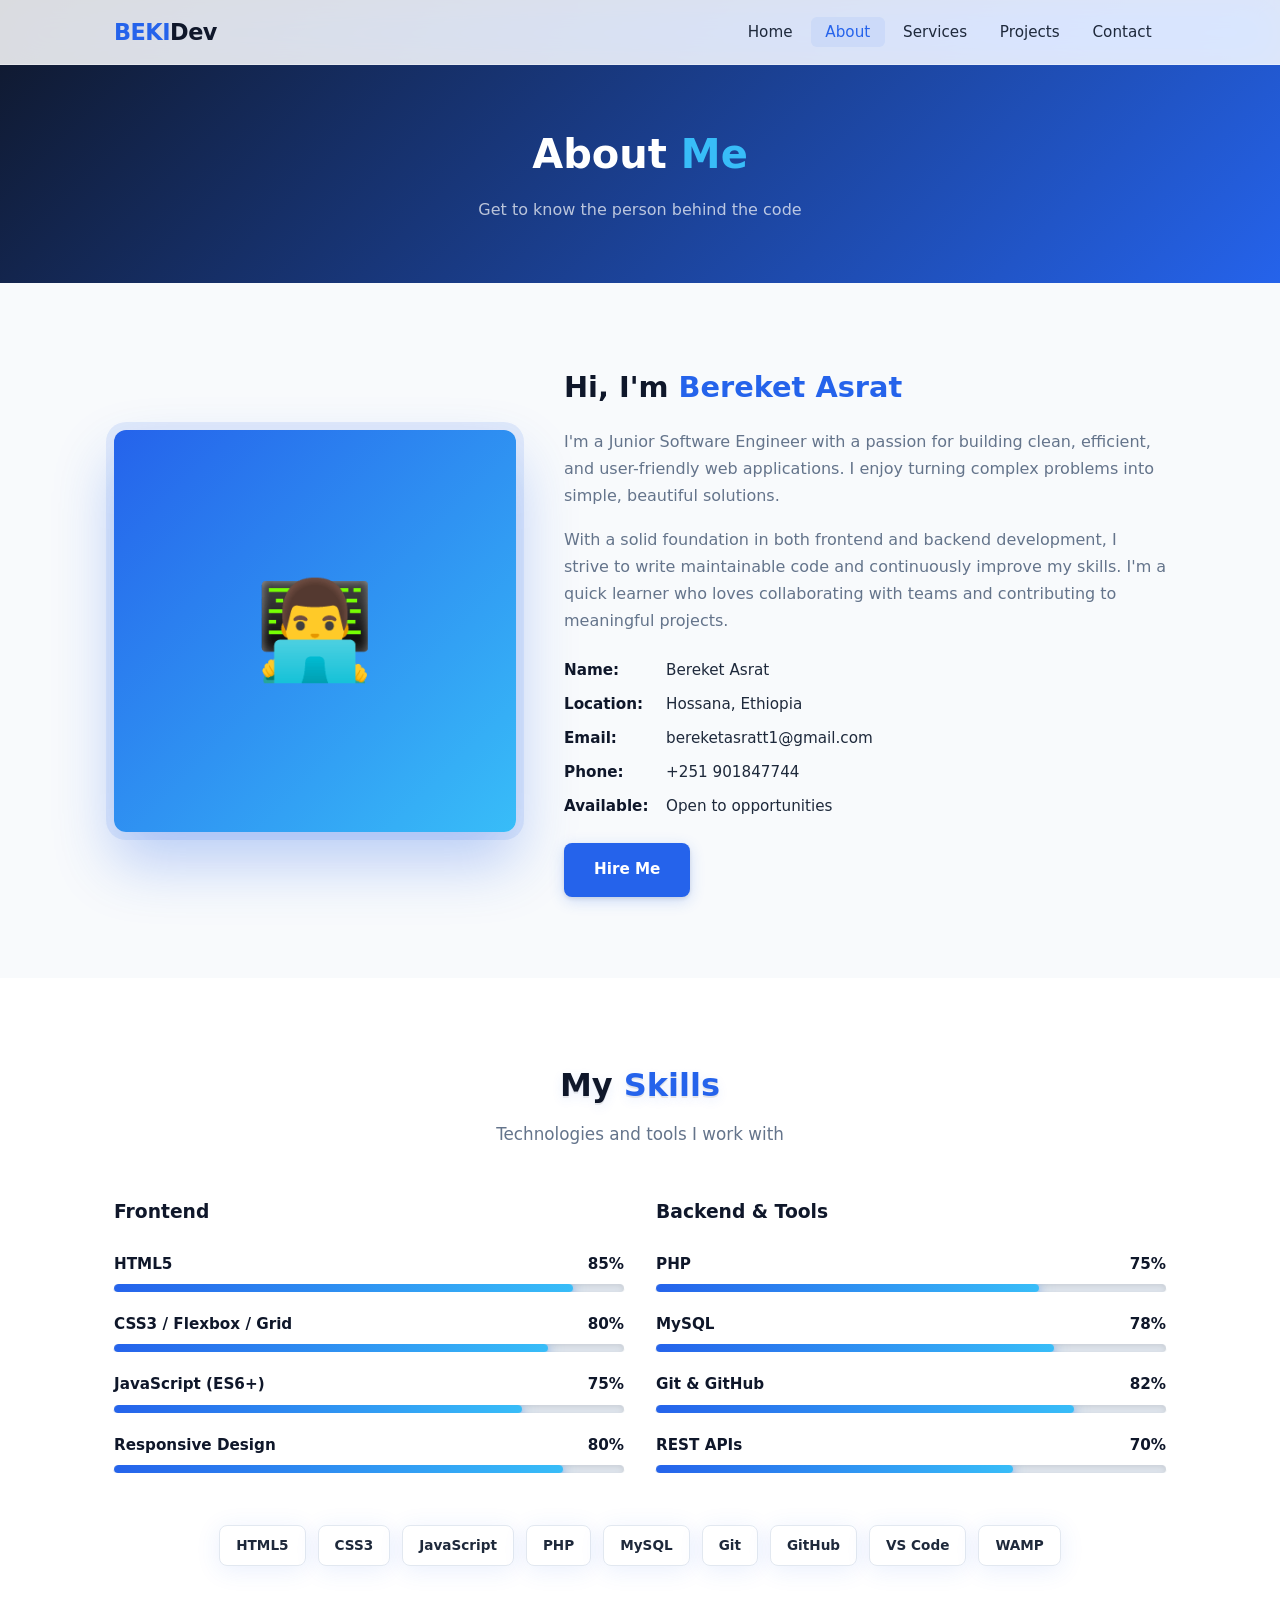
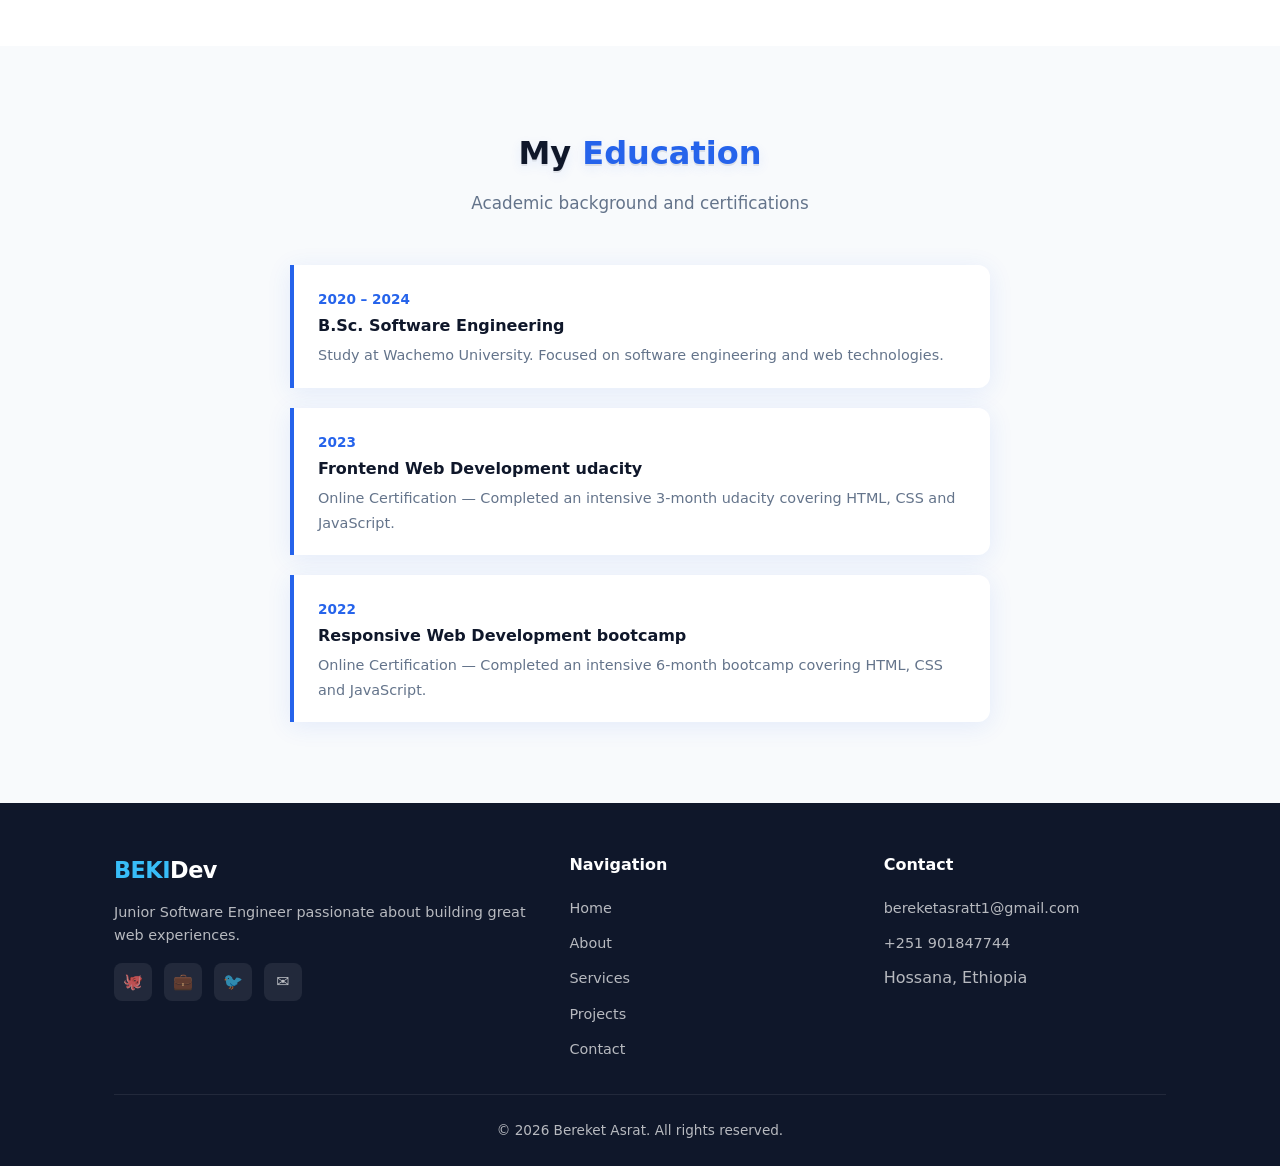
<file: portfolio/about.html>
<!DOCTYPE html>
<html lang="en">
<head>
  <meta charset="UTF-8" />
  <meta name="viewport" content="width=device-width, initial-scale=1.0" />
  <title>About | BEKI Dev</title>
  <meta name="description" content="Learn about Bereket Asrat — his skills, education, and background as a Junior Software Engineer." />
  <link rel="icon" href="favicon.ico" type="image/x-icon" />
  <link rel="stylesheet" href="css/style.css" />
  <link rel="stylesheet" href="css/style-3d.css" />
</head>
<body>

  <!-- ===== NAVBAR ===== -->
  <nav class="navbar">
    <div class="container nav-inner">
      <a href="index.html" class="nav-logo">BEKI<span>Dev</span></a>
      <ul class="nav-links">
        <li><a href="index.html">Home</a></li>
        <li><a href="about.html">About</a></li>
        <li><a href="services.html">Services</a></li>
        <li><a href="projects.html">Projects</a></li>
        <li><a href="contact.html">Contact</a></li>
      </ul>
      <div class="nav-toggle" aria-label="Toggle menu">
        <span></span><span></span><span></span>
      </div>
    </div>
  </nav>

  <!-- ===== PAGE HEADER ===== -->
  <div style="background:linear-gradient(135deg,#0f172a,#2563eb);padding:120px 0 60px;color:white;text-align:center;">
    <div class="container">
      <h1 style="font-size:2.5rem;font-weight:800;margin-bottom:0.5rem;">About <span style="color:#38bdf8;">Me</span></h1>
      <p style="color:rgba(255,255,255,0.7);">Get to know the person behind the code</p>
    </div>
  </div>

  <!-- ===== ABOUT SECTION ===== -->
  <section class="section">
    <div class="container">
      <div class="about-grid">

        <!-- Profile image placeholder -->
        <div class="about-img-wrap fade-up">
          <div class="about-img-placeholder">👨‍💻</div>
        </div>

        <!-- Bio text -->
        <div class="about-text fade-up">
          <h2>Hi, I'm <span class="highlight">Bereket Asrat</span></h2>
          <p>
            I'm a Junior Software Engineer with a passion for building clean, efficient, and user-friendly
            web applications. I enjoy turning complex problems into simple, beautiful solutions.
          </p>
          <p>
            With a solid foundation in both frontend and backend development, I strive to write
            maintainable code and continuously improve my skills. I'm a quick learner who loves
            collaborating with teams and contributing to meaningful projects.
          </p>

          <!-- Quick info list -->
          <ul class="about-info">
            <li><strong>Name:</strong> Bereket Asrat</li>
            <li><strong>Location:</strong> Hossana, Ethiopia</li>
            <li><strong>Email:</strong> bereketasratt1@gmail.com</li>
            <li><strong>Phone:</strong> +251 901847744</li>
            <li><strong>Available:</strong> Open to opportunities</li>
          </ul>

          <a href="contact.html" class="btn btn-primary">Hire Me</a>
        </div>
      </div>
    </div>
  </section>

  <!-- ===== SKILLS SECTION ===== -->
  <section class="section" id="skills" style="background:var(--white);">
    <div class="container">
      <h2 class="section-title">My <span class="highlight">Skills</span></h2>
      <p class="section-subtitle">Technologies and tools I work with</p>

      <div class="skills-grid">

        <!-- Left column: skill bars -->
        <div class="fade-up">
          <h3 style="margin-bottom:1.5rem;color:var(--secondary);">Frontend</h3>

          <div class="skill-item">
            <div class="skill-header"><span>HTML5</span><span>85%</span></div>
            <div class="skill-bar"><div class="skill-fill" data-width="90%"></div></div>
          </div>

          <div class="skill-item">
            <div class="skill-header"><span>CSS3 / Flexbox / Grid</span><span>80%</span></div>
            <div class="skill-bar"><div class="skill-fill" data-width="85%"></div></div>
          </div>

          <div class="skill-item">
            <div class="skill-header"><span>JavaScript (ES6+)</span><span>75%</span></div>
            <div class="skill-bar"><div class="skill-fill" data-width="80%"></div></div>
          </div>

          <div class="skill-item">
            <div class="skill-header"><span>Responsive Design</span><span>80%</span></div>
            <div class="skill-bar"><div class="skill-fill" data-width="88%"></div></div>
          </div>
        </div>

        <!-- Right column: skill bars -->
        <div class="fade-up">
          <h3 style="margin-bottom:1.5rem;color:var(--secondary);">Backend & Tools</h3>

          <div class="skill-item">
            <div class="skill-header"><span>PHP</span><span>75%</span></div>
            <div class="skill-bar"><div class="skill-fill" data-width="75%"></div></div>
          </div>

          <div class="skill-item">
            <div class="skill-header"><span>MySQL</span><span>78%</span></div>
            <div class="skill-bar"><div class="skill-fill" data-width="78%"></div></div>
          </div>

          <div class="skill-item">
            <div class="skill-header"><span>Git & GitHub</span><span>82%</span></div>
            <div class="skill-bar"><div class="skill-fill" data-width="82%"></div></div>
          </div>

          <div class="skill-item">
            <div class="skill-header"><span>REST APIs</span><span>70%</span></div>
            <div class="skill-bar"><div class="skill-fill" data-width="70%"></div></div>
          </div>
        </div>
      </div>

      <!-- Tech badges -->
      <div class="tech-icons fade-up">
        <span class="tech-badge">HTML5</span>
        <span class="tech-badge">CSS3</span>
        <span class="tech-badge">JavaScript</span>
        <span class="tech-badge">PHP</span>
        <span class="tech-badge">MySQL</span>
        <span class="tech-badge">Git</span>
        <span class="tech-badge">GitHub</span>
        <span class="tech-badge">VS Code</span>
        <span class="tech-badge">WAMP</span>
      </div>
    </div>
  </section>

  <!-- ===== EDUCATION SECTION ===== -->
  <section class="section">
    <div class="container">
      <h2 class="section-title">My <span class="highlight">Education</span></h2>
      <p class="section-subtitle">Academic background and certifications</p>

      <div class="education-list" style="max-width:700px;margin:0 auto;">

        <div class="edu-card fade-up">
          <span>2020 – 2024</span>
          <h4>B.Sc. Software Engineering</h4>
          <p>Study at Wachemo University. Focused on software engineering and web technologies.</p>
        </div>

        <div class="edu-card fade-up">
          <span>2023</span>
          <h4>Frontend Web Development udacity</h4>
          <p>Online Certification — Completed an intensive 3-month udacity covering HTML, CSS and JavaScript.</p>
        </div>

        <div class="edu-card fade-up">
          <span>2022</span>
          <h4>Responsive Web Development bootcamp</h4>
          <p>Online Certification — Completed an intensive 6-month bootcamp covering HTML, CSS and JavaScript.</p>
        </div>

      </div>
    </div>
  </section>

  <!-- ===== FOOTER ===== -->
  <footer class="footer">
    <div class="container">
      <div class="footer-grid">
        <div class="footer-brand">
          <div class="nav-logo">BEKI<span style="color:white">Dev</span></div>
          <p>Junior Software Engineer passionate about building great web experiences.</p>
          <div class="social-links">
            <a href="https://github.com/bereketasrat" class="social-link" aria-label="GitHub">🐙</a>
            <a href="https://www.linkedin.com/in/#" class="social-link" aria-label="LinkedIn">💼</a>
            <a href="https://t.me/bereket_asrat" class="social-link" aria-label="telegram">🐦</a>
            <a href="https://www.facebook.com/bereketasratt" class="social-link" aria-label="Facebook">✉️</a>
          </div>
        </div>
        <div class="footer-col">
          <h4>Navigation</h4>
          <ul>
            <li><a href="index.html">Home</a></li>
            <li><a href="about.html">About</a></li>
            <li><a href="services.html">Services</a></li>
            <li><a href="projects.html">Projects</a></li>
            <li><a href="contact.html">Contact</a></li>
          </ul>
        </div>
        <div class="footer-col">
          <h4>Contact</h4>
          <ul>
            <li><a href="mailto:bereketasratt1@gmail.com">bereketasratt1@gmail.com</a></li>
            <li><a href="tel:+251901847744">+251 901847744</a></li>
            <li>Hossana, Ethiopia</li>
          </ul>
        </div>
      </div>
      <div class="footer-bottom">
        <p>&copy; 2026 Bereket Asrat. All rights reserved.</p>
      </div>
    </div>
  </footer>

  <script src="js/script.js"></script>
  <script src="js/tilt.js"></script>
</body>
</html>
</file>
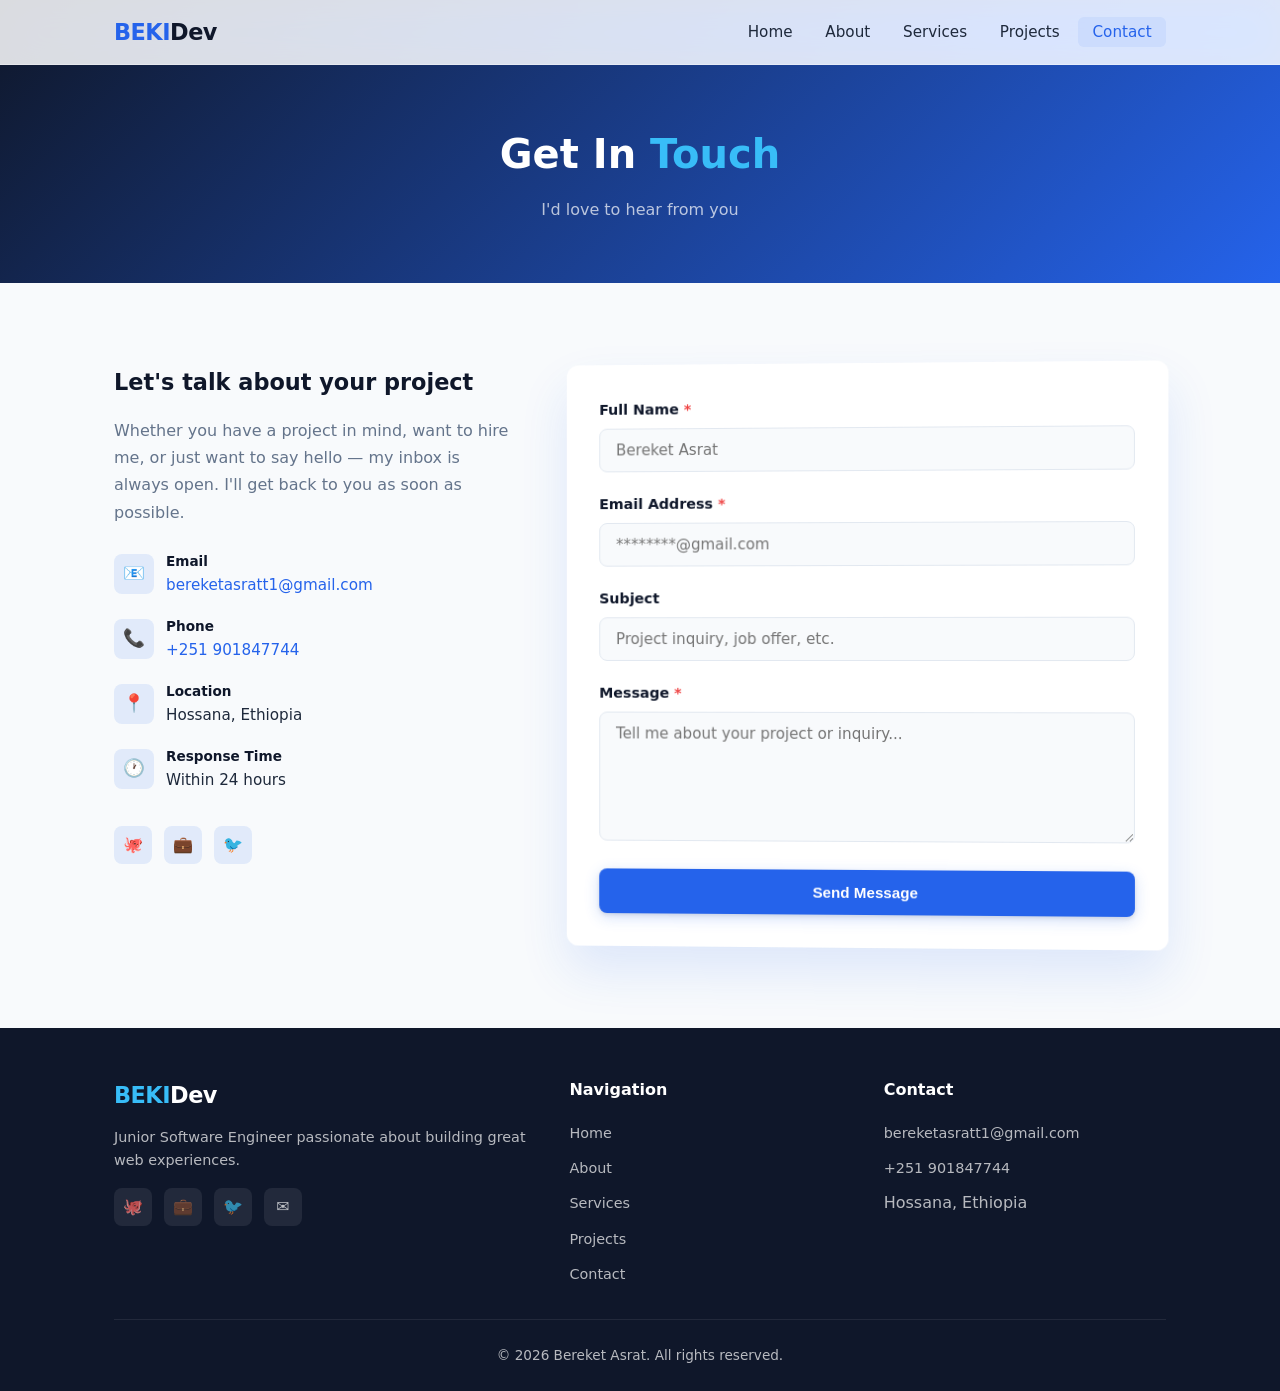
<file: portfolio/contact.html>
<!DOCTYPE html>
<html lang="en">
<head>
  <meta charset="UTF-8" />
  <meta name="viewport" content="width=device-width, initial-scale=1.0" />
  <title>Contact | BEKI Dev</title>
  <meta name="description" content="Get in touch with Bereket Asrat for freelance projects, job opportunities, or just to say hello." />
  <link rel="icon" href="favicon.ico" type="image/x-icon" />
  <link rel="stylesheet" href="css/style.css" />
  <link rel="stylesheet" href="css/style-3d.css" />
</head>
<body>

  <!-- ===== NAVBAR ===== -->
  <nav class="navbar">
    <div class="container nav-inner">
      <a href="index.html" class="nav-logo">BEKI<span>Dev</span></a>
      <ul class="nav-links">
        <li><a href="index.html">Home</a></li>
        <li><a href="about.html">About</a></li>
        <li><a href="services.html">Services</a></li>
        <li><a href="projects.html">Projects</a></li>
        <li><a href="contact.html">Contact</a></li>
      </ul>
      <div class="nav-toggle" aria-label="Toggle menu">
        <span></span><span></span><span></span>
      </div>
    </div>
  </nav>

  <!-- ===== PAGE HEADER ===== -->
  <div style="background:linear-gradient(135deg,#0f172a,#2563eb);padding:120px 0 60px;color:white;text-align:center;">
    <div class="container">
      <h1 style="font-size:2.5rem;font-weight:800;margin-bottom:0.5rem;">Get In <span style="color:#38bdf8;">Touch</span></h1>
      <p style="color:rgba(255,255,255,0.7);">I'd love to hear from you</p>
    </div>
  </div>

  <!-- ===== CONTACT SECTION ===== -->
  <section class="section">
    <div class="container">
      <div class="contact-grid">

        <!-- Contact Info -->
        <div class="contact-info fade-up">
          <h3>Let's talk about your project</h3>
          <p>
            Whether you have a project in mind, want to hire me, or just want to say hello —
            my inbox is always open. I'll get back to you as soon as possible.
          </p>

          <div class="contact-details">
            <div class="contact-item">
              <div class="ci-icon">📧</div>
              <div>
                <strong style="display:block;color:var(--secondary);font-size:0.85rem;">Email</strong>
                <a href="mailto:bereketasratt1@gmail.com" style="color:var(--primary);">bereketasratt1@gmail.com</a>
              </div>
            </div>
            <div class="contact-item">
              <div class="ci-icon">📞</div>
              <div>
                <strong style="display:block;color:var(--secondary);font-size:0.85rem;">Phone</strong>
                <a href="tel:+251901847744" style="color:var(--primary);">+251 901847744</a>
              </div>
            </div>
            <div class="contact-item">
              <div class="ci-icon">📍</div>
              <div>
                <strong style="display:block;color:var(--secondary);font-size:0.85rem;">Location</strong>
                <span>Hossana, Ethiopia</span>
              </div>
            </div>
            <div class="contact-item">
              <div class="ci-icon">🕐</div>
              <div>
                <strong style="display:block;color:var(--secondary);font-size:0.85rem;">Response Time</strong>
                <span>Within 24 hours</span>
              </div>
            </div>
          </div>

          <!-- Social links -->
          <div class="social-links" style="margin-top:2rem;">
            <a href="https://github.com/bereketasrat" class="social-link" aria-label="GitHub" style="background:rgba(37,99,235,0.1);color:var(--primary);">🐙</a>
            <a href="https://www.linkedin.com/in/#" class="social-link" aria-label="LinkedIn" style="background:rgba(37,99,235,0.1);color:var(--primary);">💼</a>
            <a href="https://t.me/bereket_asrat" class="social-link" aria-label="Telegram" style="background:rgba(37,99,235,0.1);color:var(--primary);">🐦</a>
          </div>
        </div>

        <!-- Contact Form -->
        <div class="fade-up">
          <form class="contact-form" id="contactForm" novalidate>

            <!-- Success / Error message -->
            <div id="formMessage" class="form-message"></div>

            <!-- Name field -->
            <div class="form-group">
              <label for="name">Full Name <span style="color:var(--error)">*</span></label>
              <input
                type="text"
                id="name"
                name="name"
                placeholder="Bereket Asrat"
                autocomplete="name"
              />
              <span class="field-error" id="nameError"></span>
            </div>

            <!-- Email field -->
            <div class="form-group">
              <label for="email">Email Address <span style="color:var(--error)">*</span></label>
              <input
                type="email"
                id="email"
                name="email"
                placeholder="********@gmail.com"
                autocomplete="email"
              />
              <span class="field-error" id="emailError"></span>
            </div>

            <!-- Subject field (optional, not stored separately) -->
            <div class="form-group">
              <label for="subject">Subject</label>
              <input
                type="text"
                id="subject"
                name="subject"
                placeholder="Project inquiry, job offer, etc."
              />
            </div>

            <!-- Message field -->
            <div class="form-group">
              <label for="message">Message <span style="color:var(--error)">*</span></label>
              <textarea
                id="message"
                name="message"
                placeholder="Tell me about your project or inquiry..."
              ></textarea>
              <span class="field-error" id="messageError"></span>
            </div>

            <button type="submit" class="btn btn-primary" style="width:100%;justify-content:center;">
              Send Message
            </button>

          </form>
        </div>

      </div>
    </div>
  </section>

  <!-- ===== FOOTER ===== -->
  <footer class="footer">
    <div class="container">
      <div class="footer-grid">
        <div class="footer-brand">
          <div class="nav-logo">BEKI<span style="color:white">Dev</span></div>
          <p>Junior Software Engineer passionate about building great web experiences.</p>
          <div class="social-links">
            <a href="https://github.com/bereketasrat" class="social-link" aria-label="GitHub">🐙</a>
            <a href="https://www.linkedin.com/in/#" class="social-link" aria-label="LinkedIn">💼</a>
            <a href="https://t.me/bereket_asrat" class="social-link" aria-label="telegram">🐦</a>
            <a href="https://www.facebook.com/bereketasratt" class="social-link" aria-label="Facebook">✉️</a>
          </div>
        </div>
        <div class="footer-col">
          <h4>Navigation</h4>
          <ul>
            <li><a href="index.html">Home</a></li>
            <li><a href="about.html">About</a></li>
            <li><a href="services.html">Services</a></li>
            <li><a href="projects.html">Projects</a></li>
            <li><a href="contact.html">Contact</a></li>
          </ul>
        </div>
        <div class="footer-col">
          <h4>Contact</h4>
          <ul>
            <li><a href="mailto:bereketasratt1@gmail.com">bereketasratt1@gmail.com</a></li>
            <li><a href="tel:+251901847744">+251 901847744</a></li>
            <li>Hossana, Ethiopia</li>
          </ul>
        </div>
      </div>
      <div class="footer-bottom">
        <p>&copy; 2026 Bereket Asrat. All rights reserved.</p>
      </div>
    </div>
  </footer>

  <script src="js/script.js"></script>
  <script src="js/tilt.js"></script>
</body>
</html>
</file>
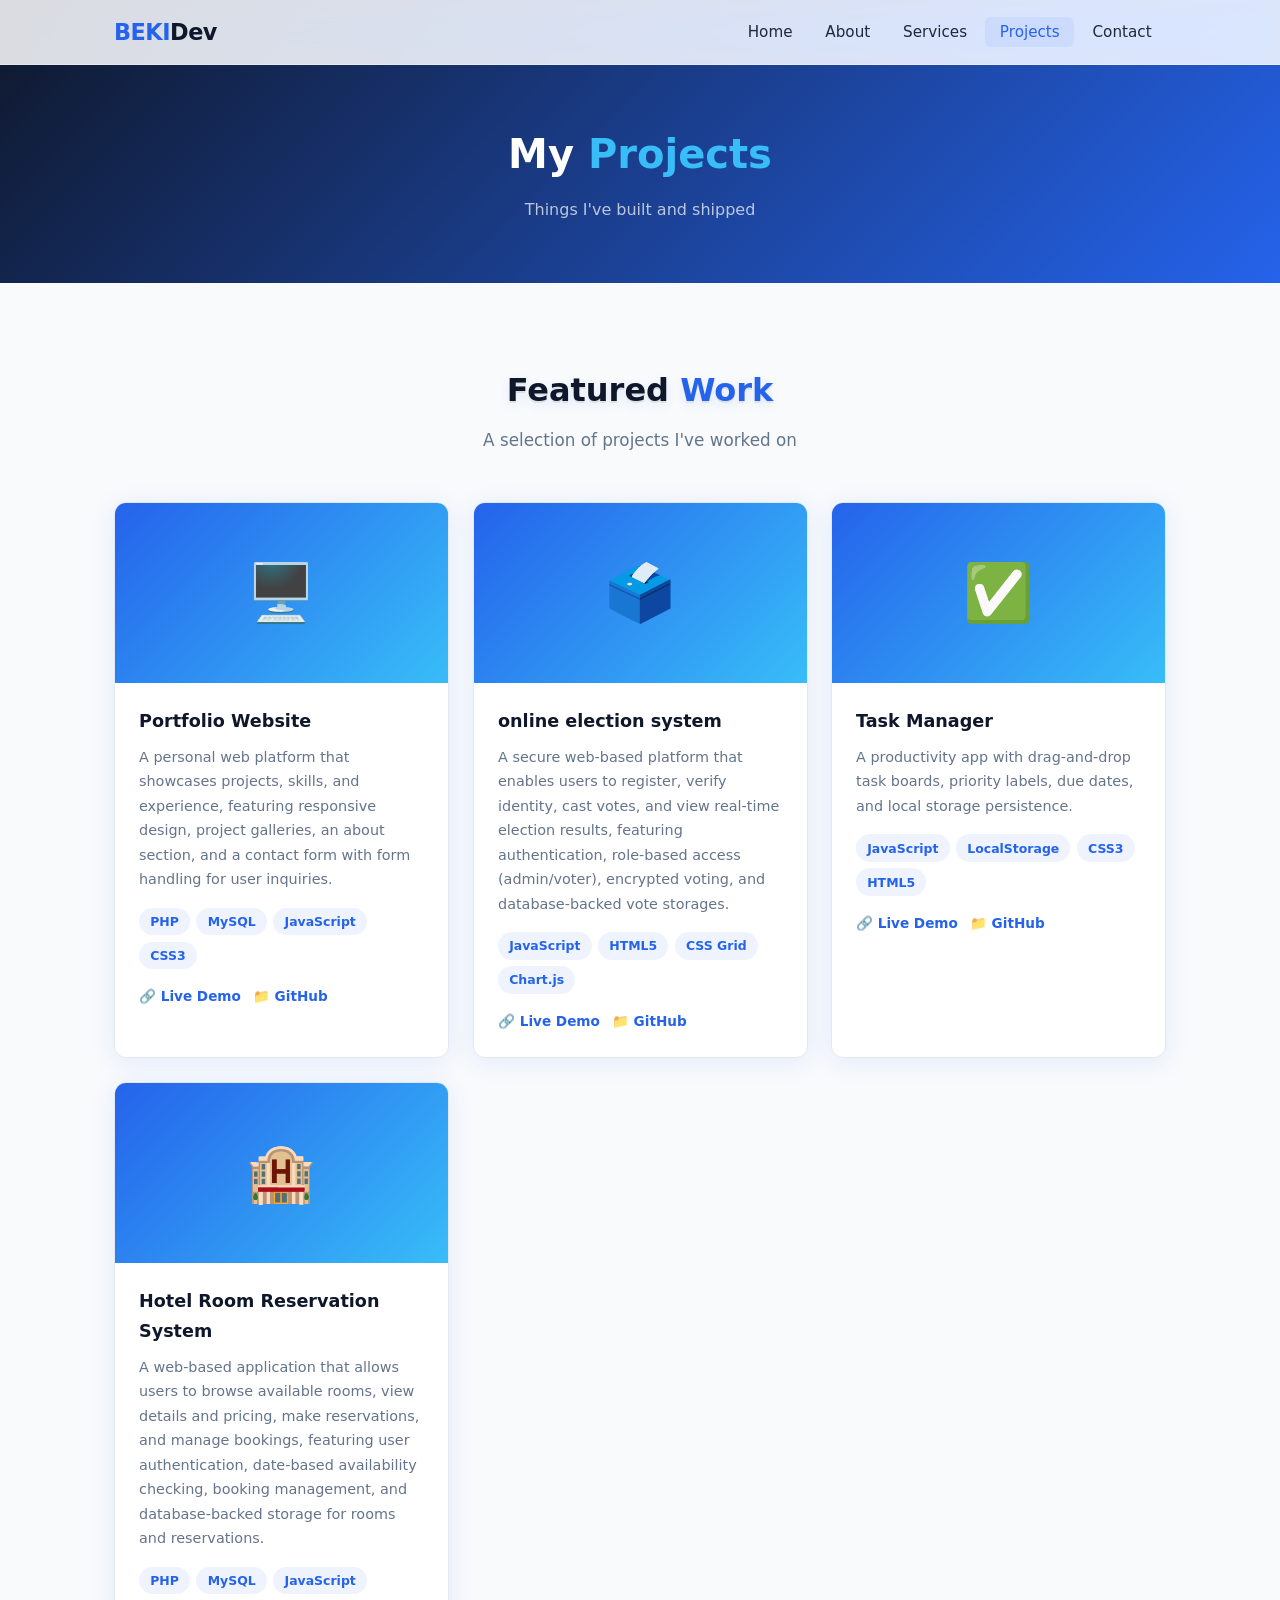
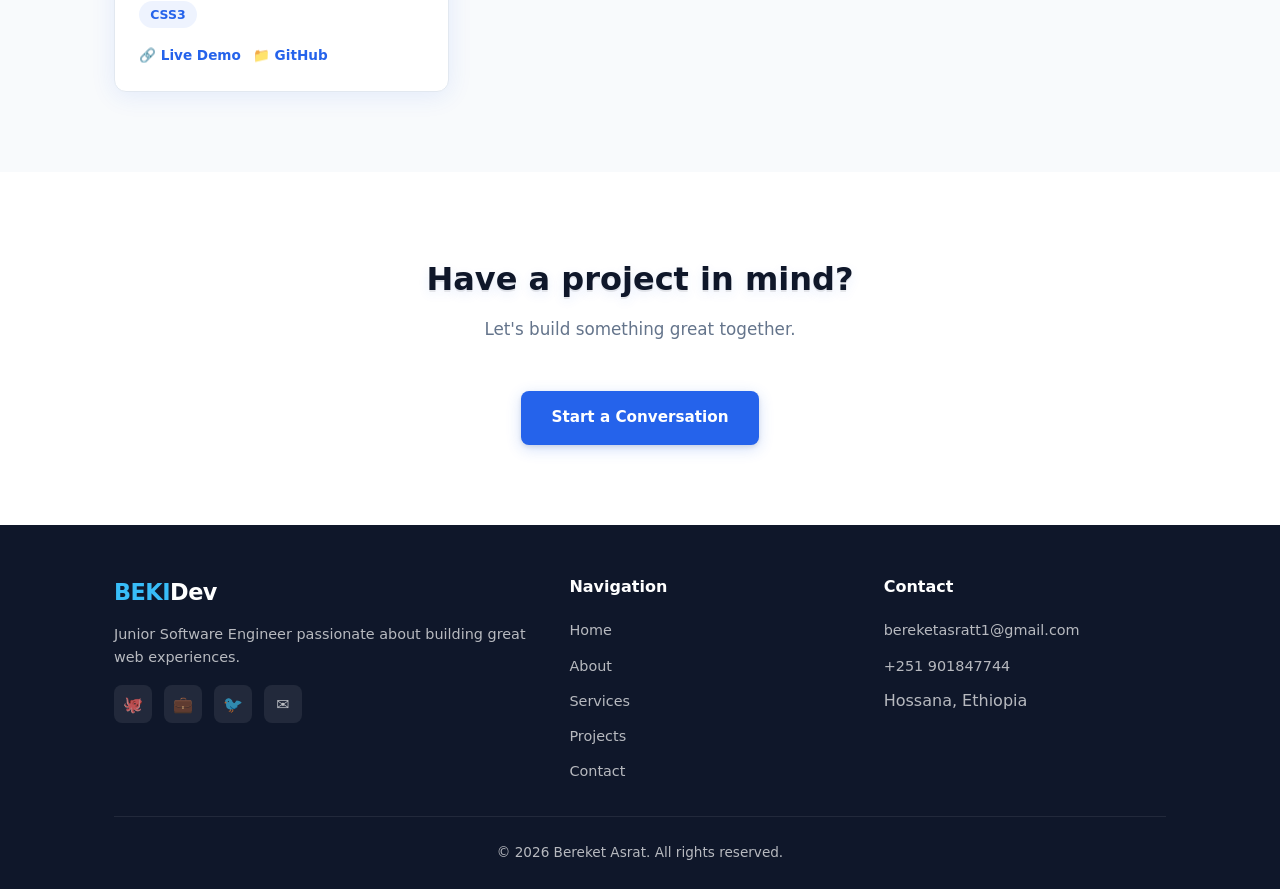
<file: portfolio/projects.html>
<!DOCTYPE html>
<html lang="en">
<head>
  <meta charset="UTF-8" />
  <meta name="viewport" content="width=device-width, initial-scale=1.0" />
  <title>Projects | BEKI Dev</title>
  <meta name="description" content="Projects built by Bereket Asrat — including an online election system, hotel reservation system, task manager, and more." />
  <link rel="icon" href="favicon.ico" type="image/x-icon" />
  <link rel="stylesheet" href="css/style.css" />
  <link rel="stylesheet" href="css/style-3d.css" />
</head>
<body>

  <!-- ===== NAVBAR ===== -->
  <nav class="navbar">
    <div class="container nav-inner">
      <a href="index.html" class="nav-logo">BEKI<span>Dev</span></a>
      <ul class="nav-links">
        <li><a href="index.html">Home</a></li>
        <li><a href="about.html">About</a></li>
        <li><a href="services.html">Services</a></li>
        <li><a href="projects.html">Projects</a></li>
        <li><a href="contact.html">Contact</a></li>
      </ul>
      <div class="nav-toggle" aria-label="Toggle menu">
        <span></span><span></span><span></span>
      </div>
    </div>
  </nav>

  <!-- ===== PAGE HEADER ===== -->
  <div style="background:linear-gradient(135deg,#0f172a,#2563eb);padding:120px 0 60px;color:white;text-align:center;">
    <div class="container">
      <h1 style="font-size:2.5rem;font-weight:800;margin-bottom:0.5rem;">My <span style="color:#38bdf8;">Projects</span></h1>
      <p style="color:rgba(255,255,255,0.7);">Things I've built and shipped</p>
    </div>
  </div>

  <!-- ===== PROJECTS SECTION ===== -->
  <section class="section">
    <div class="container">
      <h2 class="section-title">Featured <span class="highlight">Work</span></h2>
      <p class="section-subtitle">A selection of projects I've worked on</p>

      <div class="projects-grid">

        <!-- Project 1 -->
        <div class="project-card tilt-card fade-up">
          <div class="project-thumb">🖥️</div>
          <div class="project-body">
            <h3>Portfolio Website</h3>
            <p>A personal web platform that showcases projects, skills, and experience, featuring responsive design, project galleries, an about section, and a contact form with form handling for user inquiries.</p>
            <div class="project-tags">
              <span class="tag">PHP</span>
              <span class="tag">MySQL</span>
              <span class="tag">JavaScript</span>
              <span class="tag">CSS3</span>
            </div>
            <div class="project-links">
              <a href="#">🔗 Live Demo</a>
              <a href="https://github.com/">📁 GitHub</a>
            </div>
          </div>
        </div>

        <!-- Project 2 -->
        <div class="project-card tilt-card fade-up">
          <div class="project-thumb">🗳️</div>
          <div class="project-body">
            <h3>online election system </h3>
            <p>A secure web-based platform that enables users to register, verify identity, cast votes, and view real-time election results, featuring authentication, role-based access (admin/voter), encrypted voting, and database-backed vote storages.</p>
            <div class="project-tags">
              <span class="tag">JavaScript</span>
              <span class="tag">HTML5</span>
              <span class="tag">CSS Grid</span>
              <span class="tag">Chart.js</span>
            </div>
            <div class="project-links">
              <a href="#">🔗 Live Demo</a>
              <a href="https://github.com/">📁 GitHub</a>
            </div>
          </div>
        </div>

        <!-- Project 3 -->
        <div class="project-card tilt-card fade-up">
          <div class="project-thumb">✅</div>
          <div class="project-body">
            <h3>Task Manager</h3>
            <p>A productivity app with drag-and-drop task boards, priority labels, due dates, and local storage persistence.</p>
            <div class="project-tags">
              <span class="tag">JavaScript</span>
              <span class="tag">LocalStorage</span>
              <span class="tag">CSS3</span>
              <span class="tag">HTML5</span>
            </div>
            <div class="project-links">
              <a href="#">🔗 Live Demo</a>
              <a href="https://github.com/">📁 GitHub</a>
            </div>
          </div>
        </div>

        <!-- Project 4 -->
        <div class="project-card tilt-card fade-up">
          <div class="project-thumb">🏨</div>
          <div class="project-body">
            <h3>Hotel Room Reservation System</h3>
            <p>A web-based application that allows users to browse available rooms, view details and pricing, make reservations, and manage bookings, featuring user authentication, date-based availability checking, booking management, and database-backed storage for rooms and reservations.</p>
            <div class="project-tags">
              <span class="tag">PHP</span>
              <span class="tag">MySQL</span>
              <span class="tag">JavaScript</span>
              <span class="tag">CSS3</span>
            </div>
            <div class="project-links">
              <a href="#">🔗 Live Demo</a>
              <a href="https://github.com/">📁 GitHub</a>
            </div>
          </div>
        </div>

      </div>
    </div>
  </section>

  <!-- ===== CTA ===== -->
  <section class="section" style="background:var(--white);text-align:center;">
    <div class="container">
      <h2 class="section-title">Have a project in mind?</h2>
      <p class="section-subtitle">Let's build something great together.</p>
      <a href="contact.html" class="btn btn-primary">Start a Conversation</a>
    </div>
  </section>

  <!-- ===== FOOTER ===== -->
  <footer class="footer">
    <div class="container">
      <div class="footer-grid">
        <div class="footer-brand">
          <div class="nav-logo">BEKI<span style="color:white">Dev</span></div>
          <p>Junior Software Engineer passionate about building great web experiences.</p>
          <div class="social-links">
            <a href="https://github.com/bereketasrat" class="social-link" aria-label="GitHub">🐙</a>
            <a href="https://www.linkedin.com/in/#" class="social-link" aria-label="LinkedIn">💼</a>
            <a href="https://t.me/bereket_asrat" class="social-link" aria-label="telegram">🐦</a>
            <a href="https://www.facebook.com/bereketasratt" class="social-link" aria-label="Facebook">✉️</a>
          </div>
        </div>
        <div class="footer-col">
          <h4>Navigation</h4>
          <ul>
            <li><a href="index.html">Home</a></li>
            <li><a href="about.html">About</a></li>
            <li><a href="services.html">Services</a></li>
            <li><a href="projects.html">Projects</a></li>
            <li><a href="contact.html">Contact</a></li>
          </ul>
        </div>
        <div class="footer-col">
          <h4>Contact</h4>
          <ul>
            <li><a href="mailto:bereketasratt1@gmail.com">bereketasratt1@gmail.com</a></li>
            <li><a href="tel:+251901847744">+251 901847744</a></li>
            <li>Hossana, Ethiopia</li>
          </ul>
        </div>
      </div>
      <div class="footer-bottom">
        <p>&copy; 2026 Bereket Asrat. All rights reserved.</p>
      </div>
    </div>
  </footer>

  <script src="js/script.js"></script>
  <script src="js/tilt.js"></script>
</body>
</html>
</file>
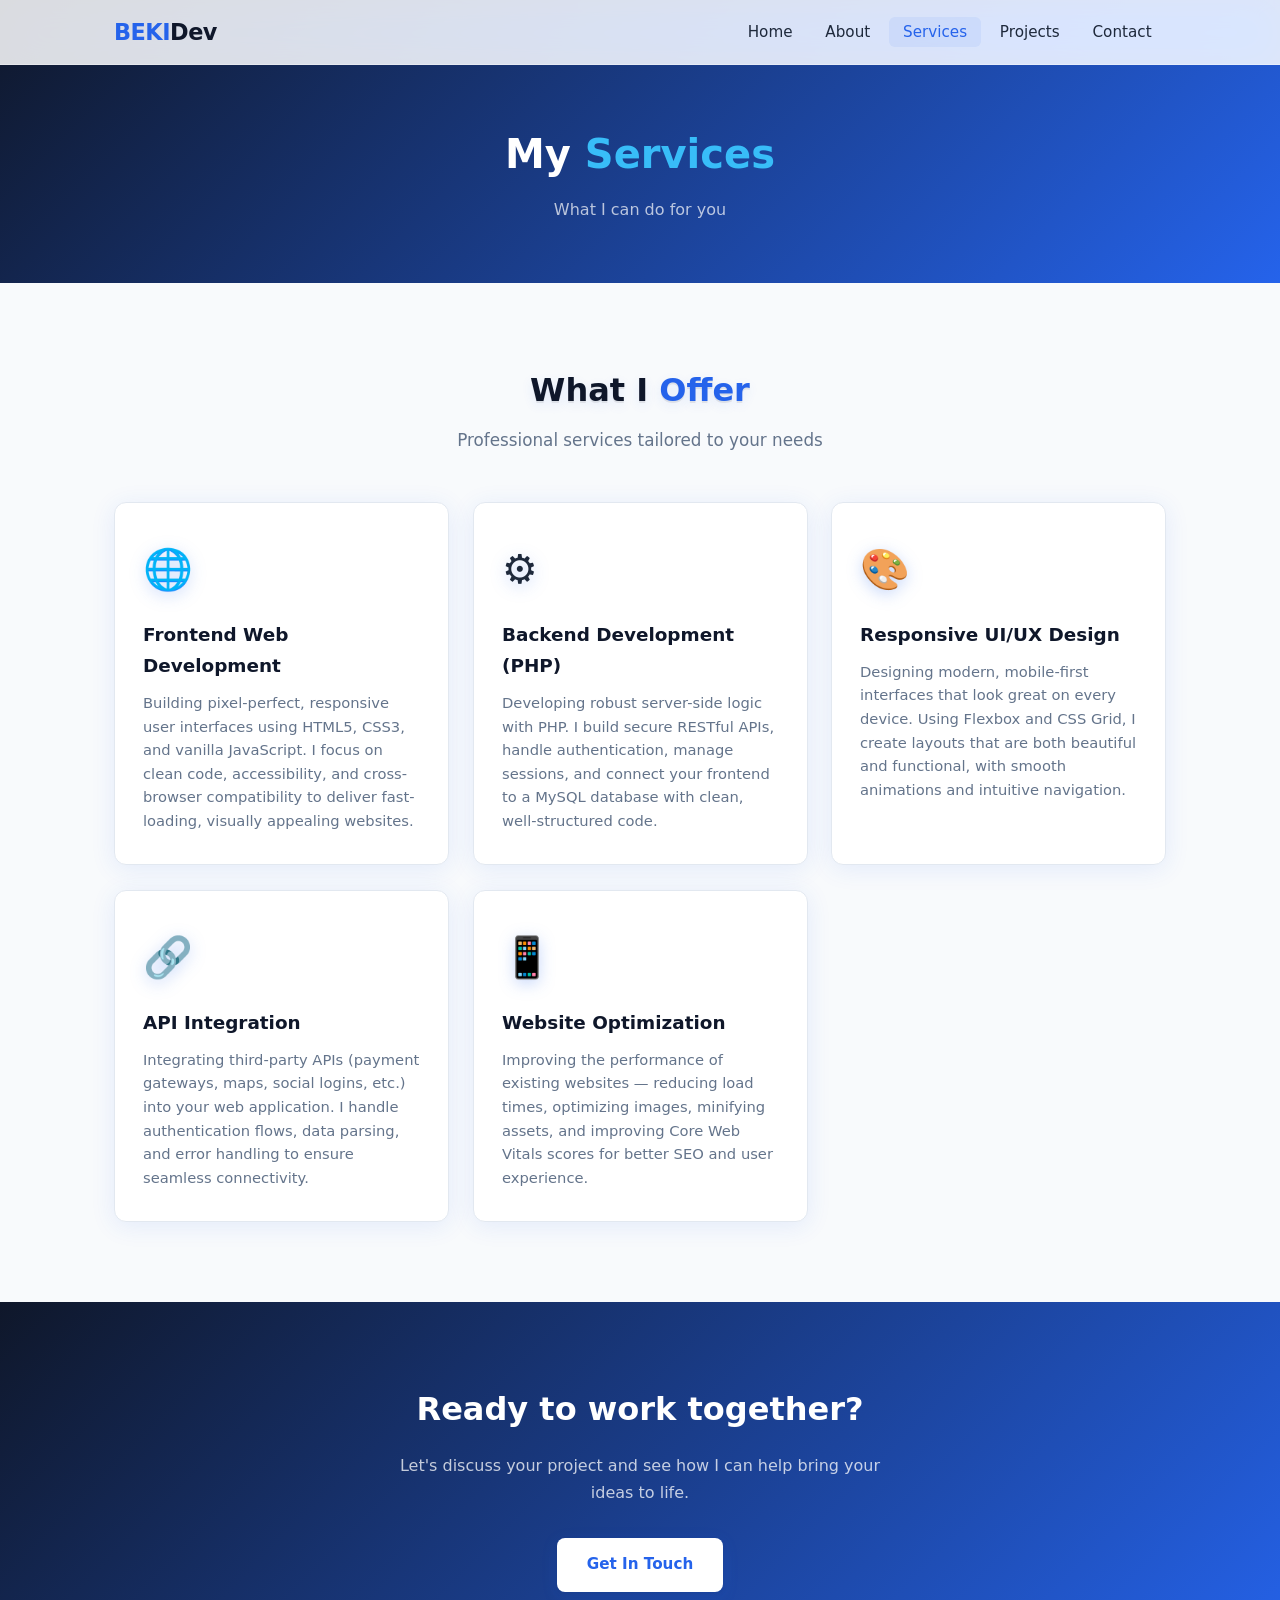
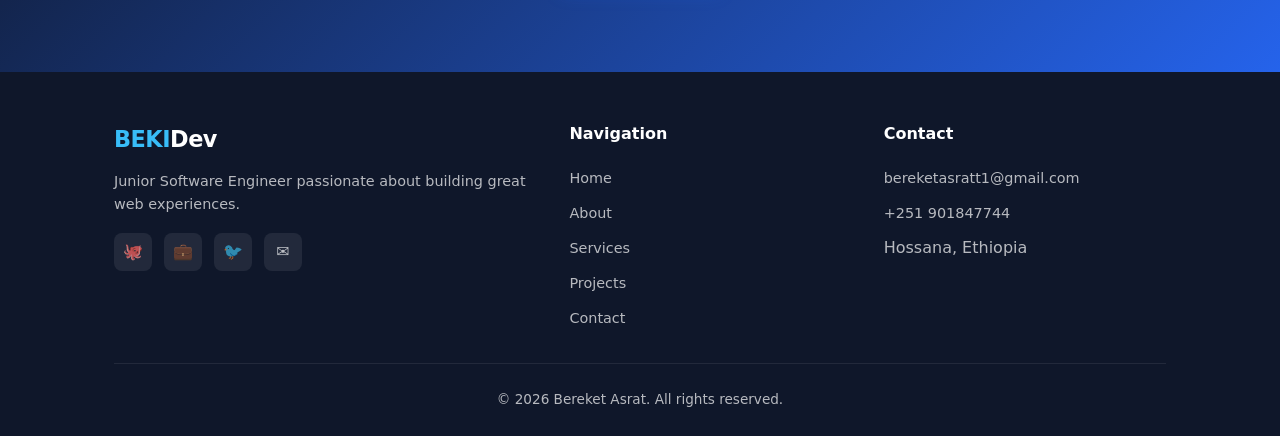
<file: portfolio/services.html>
<!DOCTYPE html>
<html lang="en">
<head>
  <meta charset="UTF-8" />
  <meta name="viewport" content="width=device-width, initial-scale=1.0" />
  <title>Services | BEKI Dev</title>
  <meta name="description" content="Services offered by Bereket Asrat — frontend development, backend PHP, UI/UX design, API integration, and website optimization." />
  <link rel="icon" href="favicon.ico" type="image/x-icon" />
  <link rel="stylesheet" href="css/style.css" />
  <link rel="stylesheet" href="css/style-3d.css" />
</head>
<body>

  <!-- ===== NAVBAR ===== -->
  <nav class="navbar">
    <div class="container nav-inner">
      <a href="index.html" class="nav-logo">BEKI<span>Dev</span></a>
      <ul class="nav-links">
        <li><a href="index.html">Home</a></li>
        <li><a href="about.html">About</a></li>
        <li><a href="services.html">Services</a></li>
        <li><a href="projects.html">Projects</a></li>
        <li><a href="contact.html">Contact</a></li>
      </ul>
      <div class="nav-toggle" aria-label="Toggle menu">
        <span></span><span></span><span></span>
      </div>
    </div>
  </nav>

  <!-- ===== PAGE HEADER ===== -->
  <div style="background:linear-gradient(135deg,#0f172a,#2563eb);padding:120px 0 60px;color:white;text-align:center;">
    <div class="container">
      <h1 style="font-size:2.5rem;font-weight:800;margin-bottom:0.5rem;">My <span style="color:#38bdf8;">Services</span></h1>
      <p style="color:rgba(255,255,255,0.7);">What I can do for you</p>
    </div>
  </div>

  <!-- ===== SERVICES SECTION ===== -->
  <section class="section">
    <div class="container">
      <h2 class="section-title">What I <span class="highlight">Offer</span></h2>
      <p class="section-subtitle">Professional services tailored to your needs</p>

      <div class="services-grid">

        <!-- Service 1 -->
        <div class="service-card tilt-card fade-up">
          <div class="service-icon">🌐</div>
          <h3>Frontend Web Development</h3>
          <p>
            Building pixel-perfect, responsive user interfaces using HTML5, CSS3, and vanilla JavaScript.
            I focus on clean code, accessibility, and cross-browser compatibility to deliver
            fast-loading, visually appealing websites.
          </p>
        </div>

        <!-- Service 2 -->
        <div class="service-card tilt-card fade-up">
          <div class="service-icon">⚙️</div>
          <h3>Backend Development (PHP)</h3>
          <p>
            Developing robust server-side logic with PHP. I build secure RESTful APIs, handle
            authentication, manage sessions, and connect your frontend to a MySQL database
            with clean, well-structured code.
          </p>
        </div>

        <!-- Service 3 -->
        <div class="service-card tilt-card fade-up">
          <div class="service-icon">🎨</div>
          <h3>Responsive UI/UX Design</h3>
          <p>
            Designing modern, mobile-first interfaces that look great on every device.
            Using Flexbox and CSS Grid, I create layouts that are both beautiful and
            functional, with smooth animations and intuitive navigation.
          </p>
        </div>

        <!-- Service 4 -->
        <div class="service-card tilt-card fade-up">
          <div class="service-icon">🔗</div>
          <h3>API Integration</h3>
          <p>
            Integrating third-party APIs (payment gateways, maps, social logins, etc.)
            into your web application. I handle authentication flows, data parsing,
            and error handling to ensure seamless connectivity.
          </p>
        </div>

        <!-- Service 5 -->
        <div class="service-card tilt-card fade-up">
          <div class="service-icon">📱</div>
          <h3>Website Optimization</h3>
          <p>
            Improving the performance of existing websites — reducing load times, optimizing
            images, minifying assets, and improving Core Web Vitals scores for better
            SEO and user experience.
          </p>
        </div>
        
      </div>
    </div>
  </section>

  <!-- ===== CTA ===== -->
  <section class="section" style="background:linear-gradient(135deg,#0f172a,#2563eb);color:white;text-align:center;">
    <div class="container">
      <h2 style="font-size:2rem;font-weight:800;margin-bottom:1rem;">Ready to work together?</h2>
      <p style="color:rgba(255,255,255,0.75);margin-bottom:2rem;max-width:500px;margin-left:auto;margin-right:auto;">
        Let's discuss your project and see how I can help bring your ideas to life.
      </p>
      <a href="contact.html" class="btn btn-primary" style="background:white;color:var(--primary);">Get In Touch</a>
    </div>
  </section>

  <!-- ===== FOOTER ===== -->
  <footer class="footer">
    <div class="container">
      <div class="footer-grid">
        <div class="footer-brand">
          <div class="nav-logo">BEKI<span style="color:white">Dev</span></div>
          <p>Junior Software Engineer passionate about building great web experiences.</p>
          <div class="social-links">
            <a href="https://github.com/bereketasrat" class="social-link" aria-label="GitHub">🐙</a>
            <a href="https://www.linkedin.com/in/#" class="social-link" aria-label="LinkedIn">💼</a>
            <a href="https://t.me/bereket_asrat" class="social-link" aria-label="telegram">🐦</a>
            <a href="https://www.facebook.com/bereketasratt" class="social-link" aria-label="Facebook">✉️</a>
          </div>
        </div>
        <div class="footer-col">
          <h4>Navigation</h4>
          <ul>
            <li><a href="index.html">Home</a></li>
            <li><a href="about.html">About</a></li>
            <li><a href="services.html">Services</a></li>
            <li><a href="projects.html">Projects</a></li>
            <li><a href="contact.html">Contact</a></li>
          </ul>
        </div>
        <div class="footer-col">
          <h4>Contact</h4>
          <ul>
            <li><a href="mailto:bereketasratt1@gmail.com">bereketasratt1@gmail.com</a></li>
            <li><a href="tel:+251901847744">+251 901847744</a></li>
            <li>Hossana, Ethiopia</li>
          </ul>
        </div>
      </div>
      <div class="footer-bottom">
        <p>&copy; 2026 Bereket Asrat. All rights reserved.</p>
      </div>
    </div>
  </footer>

  <script src="js/script.js"></script>
  <script src="js/tilt.js"></script>
</body>
</html>
</file>
<file: portfolio/css/style.css>
/* ============================================
   PORTFOLIO - MAIN STYLESHEET
   Author: Junior Software Engineer Portfolio
   ============================================ */

/* ---------- CSS Variables (Color Scheme) ---------- */
:root {
  --primary:     #2563eb;   /* Blue */
  --primary-dark:#1d4ed8;
  --secondary:   #0f172a;   /* Dark navy */
  --accent:      #38bdf8;   /* Sky blue */
  --text:        #1e293b;
  --text-light:  #64748b;
  --bg:          #f8fafc;
  --bg-dark:     #0f172a;
  --white:       #ffffff;
  --card-bg:     #ffffff;
  --border:      #e2e8f0;
  --success:     #22c55e;
  --error:       #ef4444;
  --radius:      12px;
  --shadow:      0 4px 24px rgba(37,99,235,0.10);
  --transition:  0.3s ease;
}

/* ---------- Reset & Base ---------- */
*, *::before, *::after { box-sizing: border-box; margin: 0; padding: 0; }

html { scroll-behavior: smooth; font-size: 16px; }

body {
  font-family: 'Segoe UI', system-ui, -apple-system, sans-serif;
  background: var(--bg);
  color: var(--text);
  line-height: 1.7;
}

a { text-decoration: none; color: inherit; }
ul { list-style: none; }
img { max-width: 100%; display: block; }

/* ---------- Utility ---------- */
.container { max-width: 1100px; margin: 0 auto; padding: 0 1.5rem; }
.section    { padding: 80px 0; }
.section-title {
  font-size: 2rem;
  font-weight: 700;
  text-align: center;
  margin-bottom: 0.5rem;
  color: var(--secondary);
}
.section-subtitle {
  text-align: center;
  color: var(--text-light);
  margin-bottom: 3rem;
  font-size: 1.05rem;
}
.highlight { color: var(--primary); }
.btn {
  display: inline-block;
  padding: 0.75rem 1.75rem;
  border-radius: 8px;
  font-weight: 600;
  font-size: 0.95rem;
  cursor: pointer;
  transition: all var(--transition);
  border: 2px solid transparent;
}
.btn-primary {
  background: var(--primary);
  color: var(--white);
}
.btn-primary:hover { background: var(--primary-dark); transform: translateY(-2px); }
.btn-outline {
  background: transparent;
  border-color: var(--primary);
  color: var(--primary);
}
.btn-outline:hover { background: var(--primary); color: var(--white); transform: translateY(-2px); }

/* ---------- Navbar ---------- */
.navbar {
  position: fixed;
  top: 0; left: 0; right: 0;
  z-index: 1000;
  background: rgba(255,255,255,0.95);
  backdrop-filter: blur(10px);
  border-bottom: 1px solid var(--border);
  transition: box-shadow var(--transition);
}
.navbar.scrolled { box-shadow: 0 2px 20px rgba(0,0,0,0.08); }
.nav-inner {
  display: flex;
  align-items: center;
  justify-content: space-between;
  height: 64px;
}
.nav-logo {
  font-size: 1.4rem;
  font-weight: 800;
  color: var(--primary);
  letter-spacing: -0.5px;
}
.nav-logo span { color: var(--secondary); }
.nav-links {
  display: flex;
  gap: 0.25rem;
  align-items: center;
}
.nav-links a {
  padding: 0.4rem 0.9rem;
  border-radius: 6px;
  font-weight: 500;
  color: var(--text);
  transition: all var(--transition);
  font-size: 0.95rem;
}
.nav-links a:hover,
.nav-links a.active {
  color: var(--primary);
  background: rgba(37,99,235,0.07);
}
/* Hamburger */
.nav-toggle {
  display: none;
  flex-direction: column;
  gap: 5px;
  cursor: pointer;
  padding: 4px;
}
.nav-toggle span {
  display: block;
  width: 24px; height: 2px;
  background: var(--text);
  border-radius: 2px;
  transition: all var(--transition);
}
.nav-toggle.open span:nth-child(1) { transform: translateY(7px) rotate(45deg); }
.nav-toggle.open span:nth-child(2) { opacity: 0; }
.nav-toggle.open span:nth-child(3) { transform: translateY(-7px) rotate(-45deg); }

/* ---------- Hero ---------- */
.hero {
  min-height: 100vh;
  display: flex;
  align-items: center;
  background: linear-gradient(135deg, #0f172a 0%, #1e3a5f 60%, #2563eb 100%);
  color: var(--white);
  padding-top: 64px;
  position: relative;
  overflow: hidden;
}
/* Decorative circles */
.hero::before, .hero::after {
  content: '';
  position: absolute;
  border-radius: 50%;
  opacity: 0.08;
  background: var(--accent);
}
.hero::before { width: 500px; height: 500px; top: -100px; right: -100px; }
.hero::after  { width: 300px; height: 300px; bottom: -80px; left: -80px; }

.hero-content { animation: fadeUp 0.8s ease both; }
.hero-greeting {
  font-size: 1rem;
  letter-spacing: 3px;
  text-transform: uppercase;
  color: var(--accent);
  margin-bottom: 1rem;
}
.hero-name {
  font-size: clamp(2.2rem, 5vw, 3.5rem);
  font-weight: 800;
  line-height: 1.15;
  margin-bottom: 0.75rem;
}
.hero-title {
  font-size: 1.25rem;
  color: rgba(255,255,255,0.75);
  margin-bottom: 1.25rem;
}
.hero-desc {
  font-size: 1.05rem;
  color: rgba(255,255,255,0.65);
  margin-bottom: 2rem;
  max-width: 520px;
}
.hero-btns { display: flex; gap: 1rem; flex-wrap: wrap; }
.hero-btns .btn-outline { border-color: rgba(255,255,255,0.5); color: var(--white); }
.hero-btns .btn-outline:hover { background: rgba(255,255,255,0.15); }

/* ---------- Preview Cards (Home) ---------- */
.preview-grid {
  display: grid;
  grid-template-columns: repeat(auto-fit, minmax(280px, 1fr));
  gap: 1.5rem;
}
.preview-card {
  background: var(--card-bg);
  border-radius: var(--radius);
  padding: 2rem;
  box-shadow: var(--shadow);
  border: 1px solid var(--border);
  transition: transform var(--transition), box-shadow var(--transition);
  text-align: center;
}
.preview-card:hover { transform: translateY(-6px); box-shadow: 0 12px 32px rgba(37,99,235,0.15); }
.preview-card .icon {
  font-size: 2.5rem;
  margin-bottom: 1rem;
}
.preview-card h3 { font-size: 1.2rem; margin-bottom: 0.5rem; color: var(--secondary); }
.preview-card p  { color: var(--text-light); font-size: 0.95rem; }

/* ---------- About Page ---------- */
.about-grid {
  display: grid;
  grid-template-columns: 1fr 1.5fr;
  gap: 3rem;
  align-items: center;
}
.about-img-wrap {
  position: relative;
}
.about-img-placeholder {
  width: 100%;
  aspect-ratio: 1;
  border-radius: var(--radius);
  background: linear-gradient(135deg, var(--primary), var(--accent));
  display: flex;
  align-items: center;
  justify-content: center;
  font-size: 6rem;
  color: white;
  box-shadow: var(--shadow);
}
.about-text h2 { font-size: 1.8rem; margin-bottom: 1rem; color: var(--secondary); }
.about-text p  { color: var(--text-light); margin-bottom: 1rem; }
.about-info    { display: flex; flex-direction: column; gap: 0.5rem; margin: 1.5rem 0; }
.about-info li { display: flex; gap: 0.75rem; align-items: center; font-size: 0.95rem; }
.about-info li strong { color: var(--secondary); min-width: 90px; }

/* Education */
.education-list { display: flex; flex-direction: column; gap: 1.25rem; margin-top: 1rem; }
.edu-card {
  background: var(--card-bg);
  border-left: 4px solid var(--primary);
  border-radius: 0 var(--radius) var(--radius) 0;
  padding: 1.25rem 1.5rem;
  box-shadow: var(--shadow);
}
.edu-card h4 { font-size: 1rem; color: var(--secondary); margin-bottom: 0.25rem; }
.edu-card span { font-size: 0.85rem; color: var(--primary); font-weight: 600; }
.edu-card p   { font-size: 0.9rem; color: var(--text-light); margin-top: 0.25rem; }

/* ---------- Skills ---------- */
.skills-grid {
  display: grid;
  grid-template-columns: repeat(auto-fit, minmax(300px, 1fr));
  gap: 2rem;
}
.skill-item { margin-bottom: 1.25rem; }
.skill-header {
  display: flex;
  justify-content: space-between;
  margin-bottom: 0.4rem;
  font-size: 0.95rem;
  font-weight: 600;
  color: var(--secondary);
}
.skill-bar {
  height: 8px;
  background: var(--border);
  border-radius: 99px;
  overflow: hidden;
}
.skill-fill {
  height: 100%;
  background: linear-gradient(90deg, var(--primary), var(--accent));
  border-radius: 99px;
  width: 0;
  transition: width 1.2s cubic-bezier(0.4,0,0.2,1);
}

/* Tech icons row */
.tech-icons {
  display: flex;
  flex-wrap: wrap;
  gap: 0.75rem;
  margin-top: 2rem;
  justify-content: center;
}
.tech-badge {
  background: var(--card-bg);
  border: 1px solid var(--border);
  border-radius: 8px;
  padding: 0.5rem 1rem;
  font-size: 0.85rem;
  font-weight: 600;
  color: var(--text);
  box-shadow: var(--shadow);
  transition: all var(--transition);
}
.tech-badge:hover { border-color: var(--primary); color: var(--primary); transform: translateY(-2px); }

/* ---------- Services ---------- */
.services-grid {
  display: grid;
  grid-template-columns: repeat(auto-fit, minmax(250px, 1fr));
  gap: 1.5rem;
}
.service-card {
  background: var(--card-bg);
  border-radius: var(--radius);
  padding: 2rem 1.75rem;
  box-shadow: var(--shadow);
  border: 1px solid var(--border);
  transition: all var(--transition);
  position: relative;
  overflow: hidden;
}
.service-card::before {
  content: '';
  position: absolute;
  top: 0; left: 0; right: 0;
  height: 4px;
  background: linear-gradient(90deg, var(--primary), var(--accent));
  transform: scaleX(0);
  transition: transform var(--transition);
}
.service-card:hover::before { transform: scaleX(1); }
.service-card:hover { transform: translateY(-6px); box-shadow: 0 12px 32px rgba(37,99,235,0.15); }
.service-icon {
  font-size: 2.5rem;
  margin-bottom: 1rem;
}
.service-card h3 { font-size: 1.15rem; margin-bottom: 0.6rem; color: var(--secondary); }
.service-card p  { color: var(--text-light); font-size: 0.92rem; line-height: 1.6; }

/* ---------- Projects ---------- */
.projects-grid {
  display: grid;
  grid-template-columns: repeat(auto-fit, minmax(300px, 1fr));
  gap: 1.5rem;
}
.project-card {
  background: var(--card-bg);
  border-radius: var(--radius);
  overflow: hidden;
  box-shadow: var(--shadow);
  border: 1px solid var(--border);
  transition: all var(--transition);
}
.project-card:hover { transform: translateY(-6px); box-shadow: 0 12px 32px rgba(37,99,235,0.15); }
.project-thumb {
  height: 180px;
  background: linear-gradient(135deg, var(--primary), var(--accent));
  display: flex;
  align-items: center;
  justify-content: center;
  font-size: 3.5rem;
}
.project-body { padding: 1.5rem; }
.project-body h3 { font-size: 1.1rem; margin-bottom: 0.5rem; color: var(--secondary); }
.project-body p  { color: var(--text-light); font-size: 0.9rem; margin-bottom: 1rem; }
.project-tags { display: flex; flex-wrap: wrap; gap: 0.4rem; margin-bottom: 1rem; }
.tag {
  background: rgba(37,99,235,0.08);
  color: var(--primary);
  border-radius: 99px;
  padding: 0.2rem 0.7rem;
  font-size: 0.78rem;
  font-weight: 600;
}
.project-links { display: flex; gap: 0.75rem; }
.project-links a {
  font-size: 0.85rem;
  font-weight: 600;
  color: var(--primary);
  transition: color var(--transition);
}
.project-links a:hover { color: var(--primary-dark); }

/* ---------- Contact ---------- */
.contact-grid {
  display: grid;
  grid-template-columns: 1fr 1.5fr;
  gap: 3rem;
  align-items: start;
}
.contact-info h3 { font-size: 1.4rem; margin-bottom: 1rem; color: var(--secondary); }
.contact-info p  { color: var(--text-light); margin-bottom: 1.5rem; }
.contact-details { display: flex; flex-direction: column; gap: 1rem; }
.contact-item {
  display: flex;
  align-items: center;
  gap: 0.75rem;
  font-size: 0.95rem;
}
.contact-item .ci-icon {
  width: 40px; height: 40px;
  background: rgba(37,99,235,0.1);
  border-radius: 8px;
  display: flex;
  align-items: center;
  justify-content: center;
  font-size: 1.1rem;
  flex-shrink: 0;
}
/* Form */
.contact-form {
  background: var(--card-bg);
  border-radius: var(--radius);
  padding: 2rem;
  box-shadow: var(--shadow);
  border: 1px solid var(--border);
}
.form-group { margin-bottom: 1.25rem; }
.form-group label {
  display: block;
  font-size: 0.9rem;
  font-weight: 600;
  margin-bottom: 0.4rem;
  color: var(--secondary);
}
.form-group input,
.form-group textarea {
  width: 100%;
  padding: 0.75rem 1rem;
  border: 1.5px solid var(--border);
  border-radius: 8px;
  font-size: 0.95rem;
  font-family: inherit;
  background: var(--bg);
  color: var(--text);
  transition: border-color var(--transition), box-shadow var(--transition);
  outline: none;
}
.form-group input:focus,
.form-group textarea:focus {
  border-color: var(--primary);
  box-shadow: 0 0 0 3px rgba(37,99,235,0.12);
}
.form-group input.error,
.form-group textarea.error { border-color: var(--error); }
.form-group textarea { resize: vertical; min-height: 130px; }
.field-error {
  color: var(--error);
  font-size: 0.8rem;
  margin-top: 0.3rem;
  display: none;
}
.field-error.show { display: block; }
.form-message {
  padding: 0.75rem 1rem;
  border-radius: 8px;
  font-size: 0.9rem;
  font-weight: 600;
  margin-bottom: 1rem;
  display: none;
}
.form-message.success { background: rgba(34,197,94,0.1); color: var(--success); border: 1px solid var(--success); display: block; }
.form-message.error   { background: rgba(239,68,68,0.1);  color: var(--error);   border: 1px solid var(--error);   display: block; }

/* ---------- Footer ---------- */
.footer {
  background: var(--bg-dark);
  color: rgba(255,255,255,0.7);
  padding: 3rem 0 1.5rem;
}
.footer-grid {
  display: grid;
  grid-template-columns: 1.5fr 1fr 1fr;
  gap: 2rem;
  margin-bottom: 2rem;
}
.footer-brand .nav-logo { color: var(--accent); margin-bottom: 0.75rem; }
.footer-brand p { font-size: 0.9rem; line-height: 1.6; }
.footer-col h4 { color: var(--white); font-size: 1rem; margin-bottom: 1rem; }
.footer-col ul { display: flex; flex-direction: column; gap: 0.5rem; }
.footer-col ul a { font-size: 0.9rem; transition: color var(--transition); }
.footer-col ul a:hover { color: var(--accent); }
.social-links { display: flex; gap: 0.75rem; margin-top: 1rem; }
.social-link {
  width: 38px; height: 38px;
  border-radius: 8px;
  background: rgba(255,255,255,0.08);
  display: flex;
  align-items: center;
  justify-content: center;
  font-size: 1rem;
  transition: all var(--transition);
  color: rgba(255,255,255,0.7);
}
.social-link:hover { background: var(--primary); color: var(--white); transform: translateY(-2px); }
.footer-bottom {
  border-top: 1px solid rgba(255,255,255,0.08);
  padding-top: 1.5rem;
  text-align: center;
  font-size: 0.85rem;
}

/* ---------- Animations ---------- */
@keyframes fadeUp {
  from { opacity: 0; transform: translateY(30px); }
  to   { opacity: 1; transform: translateY(0); }
}
.fade-up {
  opacity: 0;
  transform: translateY(30px);
  transition: opacity 0.6s ease, transform 0.6s ease;
}
.fade-up.visible { opacity: 1; transform: translateY(0); }

/* Hero layout — two column */
.hero-layout {
  display: flex;
  align-items: center;
  justify-content: space-between;
  gap: 3rem;
  width: 100%;
}
.hero-layout .hero-content {
  flex: 1;
  max-width: 580px;
}
.hero-content { animation: fadeUp 0.8s ease both; }

/* ---------- Responsive ---------- */
@media (max-width: 900px) {
  .about-grid, .contact-grid { grid-template-columns: 1fr; }
  .footer-grid { grid-template-columns: 1fr 1fr; }
  .about-img-wrap { max-width: 280px; margin: 0 auto; }
}
@media (max-width: 640px) {
  .nav-links {
    display: none;
    position: absolute;
    top: 64px; left: 0; right: 0;
    background: var(--white);
    flex-direction: column;
    padding: 1rem;
    border-bottom: 1px solid var(--border);
    box-shadow: 0 8px 24px rgba(0,0,0,0.08);
    gap: 0.25rem;
  }
  .nav-links.open { display: flex; }
  .nav-links a { padding: 0.6rem 1rem; }
  .nav-toggle { display: flex; }
  .footer-grid { grid-template-columns: 1fr; }
  .hero-btns { flex-direction: column; align-items: flex-start; }
  .section { padding: 60px 0; }
}
</file>
<file: portfolio/css/style-3d.css>
/* ============================================================
   PORTFOLIO — 3D EFFECTS LAYER
   Loaded after style.css. Overrides and extends with 3D.
   ============================================================ */

/* ---------- Global 3D vars ---------- */
:root {
  --perspective:    1000px;
  --card-shadow-3d: 0 20px 60px rgba(0,0,0,0.2), 0 6px 20px rgba(37,99,235,0.15);
}

/* ---------- Hero canvas (Three.js) ---------- */
#hero-canvas {
  position: absolute;
  inset: 0;
  z-index: 0;
}
.hero { position: relative; }
.hero .container { position: relative; z-index: 1; }

/* ---------- Hero name 3D text ---------- */
.hero-name {
  text-shadow:
    0 2px 0 rgba(0,0,0,0.3),
    0 4px 0 rgba(0,0,0,0.2),
    0 6px 0 rgba(0,0,0,0.1),
    0 8px 20px rgba(0,0,0,0.4);
  transform: perspective(600px) rotateX(4deg);
  display: inline-block;
}
.hero-greeting { animation: floatY 3s ease-in-out infinite; }

/* ---------- Scroll reveal — 3D version (overrides style.css) ---------- */
.fade-up {
  opacity: 0;
  transform: perspective(800px) translateY(40px) rotateX(8deg);
  transition: opacity 0.7s ease, transform 0.7s cubic-bezier(0.34,1.2,0.64,1);
}
.fade-up.visible {
  opacity: 1;
  transform: perspective(800px) translateY(0) rotateX(0deg);
}

/* ---------- Tilt cards ---------- */
.tilt-card {
  transform-style: preserve-3d;
  will-change: transform;
}
.tilt-card:hover { box-shadow: var(--card-shadow-3d); }

/* ---------- Preview cards ---------- */
.preview-card {
  transform-style: preserve-3d;
  background: rgba(255,255,255,0.95);
  backdrop-filter: blur(10px);
}
.preview-card .icon {
  display: inline-block;
  animation: floatY 3s ease-in-out infinite;
  filter: drop-shadow(0 8px 12px rgba(37,99,235,0.3));
}
.preview-card:nth-child(2) .icon { animation-delay: 0.5s; }
.preview-card:nth-child(3) .icon { animation-delay: 1s; }

/* ---------- Service cards ---------- */
.service-card { transform-style: preserve-3d; }
.service-card:hover {
  transform: translateY(-10px) rotateX(4deg) rotateY(-2deg);
  box-shadow: 20px 30px 60px rgba(37,99,235,0.2), -5px -5px 20px rgba(255,255,255,0.8);
}
.service-icon {
  display: inline-block;
  transition: transform 0.4s cubic-bezier(0.34,1.56,0.64,1);
  filter: drop-shadow(0 4px 8px rgba(37,99,235,0.25));
}
.service-card:hover .service-icon {
  transform: scale(1.3) rotateY(15deg);
}

/* ---------- Project cards ---------- */
.project-card { transform-style: preserve-3d; }
.project-card:hover {
  transform: translateY(-12px) rotateX(3deg);
  box-shadow: 0 30px 60px rgba(37,99,235,0.2), 0 10px 20px rgba(0,0,0,0.1);
}
.project-thumb { transition: transform 0.4s ease; }
.project-card:hover .project-thumb { transform: scale(1.03); }

/* ---------- Skill bars ---------- */
.skill-bar {
  box-shadow: inset 0 2px 6px rgba(0,0,0,0.12), 0 2px 0 rgba(255,255,255,0.8);
  transform: perspective(200px) rotateX(5deg);
}
.skill-fill {
  box-shadow: 0 2px 8px rgba(37,99,235,0.5), 0 0 20px rgba(56,189,248,0.3);
}

/* ---------- Education cards ---------- */
.edu-card {
  transform-style: preserve-3d;
  transition: transform 0.3s ease, box-shadow 0.3s ease;
}
.edu-card:hover {
  transform: translateX(8px) perspective(600px) rotateY(-3deg);
  box-shadow: -8px 8px 30px rgba(37,99,235,0.15);
}

/* ---------- Tech badges ---------- */
.tech-badge {
  transition: transform 0.3s cubic-bezier(0.34,1.56,0.64,1), box-shadow 0.3s ease;
}
.tech-badge:hover {
  transform: perspective(300px) translateZ(20px) scale(1.1);
  box-shadow: 0 10px 25px rgba(37,99,235,0.25);
}

/* ---------- Navbar glassmorphism ---------- */
.navbar {
  background: rgba(255,255,255,0.85);
  backdrop-filter: blur(20px) saturate(180%);
  -webkit-backdrop-filter: blur(20px) saturate(180%);
  border-bottom: 1px solid rgba(255,255,255,0.3);
}
.navbar.scrolled {
  box-shadow: 0 4px 30px rgba(0,0,0,0.1), 0 1px 0 rgba(255,255,255,0.5) inset;
}

/* ---------- Buttons 3D press ---------- */
.btn {
  box-shadow: 0 4px 15px rgba(37,99,235,0.2), 0 2px 4px rgba(0,0,0,0.1);
  transition: all 0.2s ease;
}
.btn:hover {
  transform: translateY(-3px);
  box-shadow: 0 12px 30px rgba(37,99,235,0.35), 0 4px 8px rgba(0,0,0,0.15);
}
.btn:active {
  transform: translateY(0px);
  box-shadow: 0 2px 8px rgba(37,99,235,0.2);
}

/* ---------- Section titles ---------- */
.section-title {
  text-shadow: 0 2px 0 rgba(0,0,0,0.08), 0 4px 12px rgba(37,99,235,0.1);
}

/* ---------- Contact form glassmorphism ---------- */
.contact-form {
  background: rgba(255,255,255,0.9);
  backdrop-filter: blur(20px);
  border: 1px solid rgba(255,255,255,0.5);
  box-shadow: 0 25px 50px rgba(37,99,235,0.12), 0 0 0 1px rgba(255,255,255,0.5) inset;
  transform: perspective(1200px) rotateY(-2deg);
  transition: transform 0.4s ease;
}
.contact-form:hover { transform: perspective(1200px) rotateY(0deg); }

/* ---------- Social links ---------- */
.social-link:hover {
  transform: translateY(-4px) rotateY(20deg) scale(1.1);
}

/* ---------- About image float ---------- */
.about-img-placeholder {
  animation: float3d 4s ease-in-out infinite;
  box-shadow: 0 30px 60px rgba(37,99,235,0.3), 0 0 0 8px rgba(37,99,235,0.1);
}

/* ---------- Page header pattern overlay ---------- */
.page-header-3d { position: relative; overflow: hidden; }
.page-header-3d::before {
  content: '';
  position: absolute;
  inset: 0;
  background: url("data:image/svg+xml,%3Csvg width='60' height='60' viewBox='0 0 60 60' xmlns='http://www.w3.org/2000/svg'%3E%3Cg fill='none' fill-rule='evenodd'%3E%3Cg fill='%23ffffff' fill-opacity='0.04'%3E%3Cpath d='M36 34v-4h-2v4h-4v2h4v4h2v-4h4v-2h-4zm0-30V0h-2v4h-4v2h4v4h2V6h4V4h-4zM6 34v-4H4v4H0v2h4v4h2v-4h4v-2H6zM6 4V0H4v4H0v2h4v4h2V6h4V4H6z'/%3E%3C/g%3E%3C/g%3E%3C/svg%3E");
  pointer-events: none;
}

/* ---------- Floating orbs ---------- */
.orb {
  position: absolute;
  border-radius: 50%;
  pointer-events: none;
  animation: floatOrb 6s ease-in-out infinite;
  z-index: 0;
}
.orb-1 {
  width: 120px; height: 120px;
  background: radial-gradient(circle at 35% 35%, rgba(56,189,248,0.6), rgba(37,99,235,0.2));
  box-shadow: 0 0 40px rgba(56,189,248,0.4), inset 0 0 20px rgba(255,255,255,0.2);
  top: 15%; right: 8%;
}
.orb-2 {
  width: 80px; height: 80px;
  background: radial-gradient(circle at 35% 35%, rgba(99,102,241,0.6), rgba(37,99,235,0.2));
  box-shadow: 0 0 30px rgba(99,102,241,0.4), inset 0 0 15px rgba(255,255,255,0.2);
  bottom: 20%; right: 20%;
  animation-delay: 1.5s;
}
.orb-3 {
  width: 50px; height: 50px;
  background: radial-gradient(circle at 35% 35%, rgba(56,189,248,0.8), rgba(37,99,235,0.3));
  box-shadow: 0 0 20px rgba(56,189,248,0.5), inset 0 0 10px rgba(255,255,255,0.3);
  top: 40%; right: 15%;
  animation-delay: 3s;
}

/* ============================================================
   HERO PROFILE PICTURE
   ============================================================ */

/* Photo wrapper — positioned to the right of text */
.hero-photo-wrap {
  position: relative;
  flex-shrink: 0;
  width: 280px;
  height: 280px;
  animation: fadeUp 0.9s ease 0.25s both;
}

/* Glowing gradient ring */
.hero-photo-ring {
  width: 100%;
  height: 100%;
  border-radius: 50%;
  padding: 5px;
  background: linear-gradient(135deg, #38bdf8, #2563eb, #6366f1);
  box-shadow:
    0 0 0 6px rgba(56,189,248,0.15),
    0 0 40px rgba(37,99,235,0.5),
    0 0 80px rgba(56,189,248,0.2);
  animation: float3d 4s ease-in-out infinite;
  position: relative;
  overflow: hidden;
}

/* Actual photo */
.hero-photo {
  width: 100%;
  height: 100%;
  border-radius: 50%;
  object-fit: cover;
  object-position: center top;
  display: block;
  border: 4px solid rgba(255,255,255,0.15);
}

/* Fallback shown via onerror JS */
.hero-photo-fallback {
  display: none;
  width: 100%;
  height: 100%;
  border-radius: 50%;
  background: linear-gradient(135deg, #1e3a5f, #2563eb);
  align-items: center;
  justify-content: center;
  font-size: 5rem;
}

/* Decorative dots */
.photo-dot {
  position: absolute;
  border-radius: 50%;
  background: var(--accent);
  opacity: 0.85;
  pointer-events: none;
}
.dot-1 {
  width: 16px; height: 16px;
  top: 8px; right: 0px;
  animation: floatY 2.5s ease-in-out infinite;
  box-shadow: 0 0 12px rgba(56,189,248,0.9);
}
.dot-2 {
  width: 10px; height: 10px;
  bottom: 18px; left: 0px;
  animation: floatY 3.2s ease-in-out infinite 0.8s;
  background: #6366f1;
  box-shadow: 0 0 10px rgba(99,102,241,0.9);
}
.dot-3 {
  width: 8px; height: 8px;
  bottom: 55px; right: -8px;
  animation: floatY 2.8s ease-in-out infinite 1.4s;
  box-shadow: 0 0 8px rgba(56,189,248,0.9);
}

/* ---------- Keyframes ---------- */
@keyframes floatY {
  0%, 100% { transform: translateY(0px); }
  50%       { transform: translateY(-10px); }
}
@keyframes float3d {
  0%, 100% {
    transform: perspective(800px) rotateX(0deg) rotateY(0deg) translateY(0px);
    box-shadow: 0 0 0 6px rgba(56,189,248,0.15), 0 0 40px rgba(37,99,235,0.5);
  }
  33% {
    transform: perspective(800px) rotateX(5deg) rotateY(8deg) translateY(-12px);
    box-shadow: 0 0 0 6px rgba(56,189,248,0.2), 0 0 60px rgba(37,99,235,0.6);
  }
  66% {
    transform: perspective(800px) rotateX(-3deg) rotateY(-5deg) translateY(-6px);
    box-shadow: 0 0 0 6px rgba(56,189,248,0.15), 0 0 50px rgba(37,99,235,0.55);
  }
}
@keyframes floatOrb {
  0%, 100% { transform: translateY(0px) scale(1); }
  50%       { transform: translateY(-20px) scale(1.05); }
}

/* ---------- Responsive ---------- */
@media (max-width: 860px) {
  .hero-layout {
    flex-direction: column-reverse;
    text-align: center;
    gap: 2rem;
  }
  .hero-layout .hero-content { max-width: 100%; }
  .hero-btns { justify-content: center; }
  .hero-photo-wrap { width: 200px; height: 200px; }
}
@media (max-width: 480px) {
  .hero-photo-wrap { width: 160px; height: 160px; }
}

/* ---------- Disable heavy 3D on mobile ---------- */
@media (max-width: 640px) {
  .service-card:hover,
  .project-card:hover,
  .contact-form,
  .contact-form:hover { transform: none !important; }
  .hero-name { transform: none; }
}
</file>
